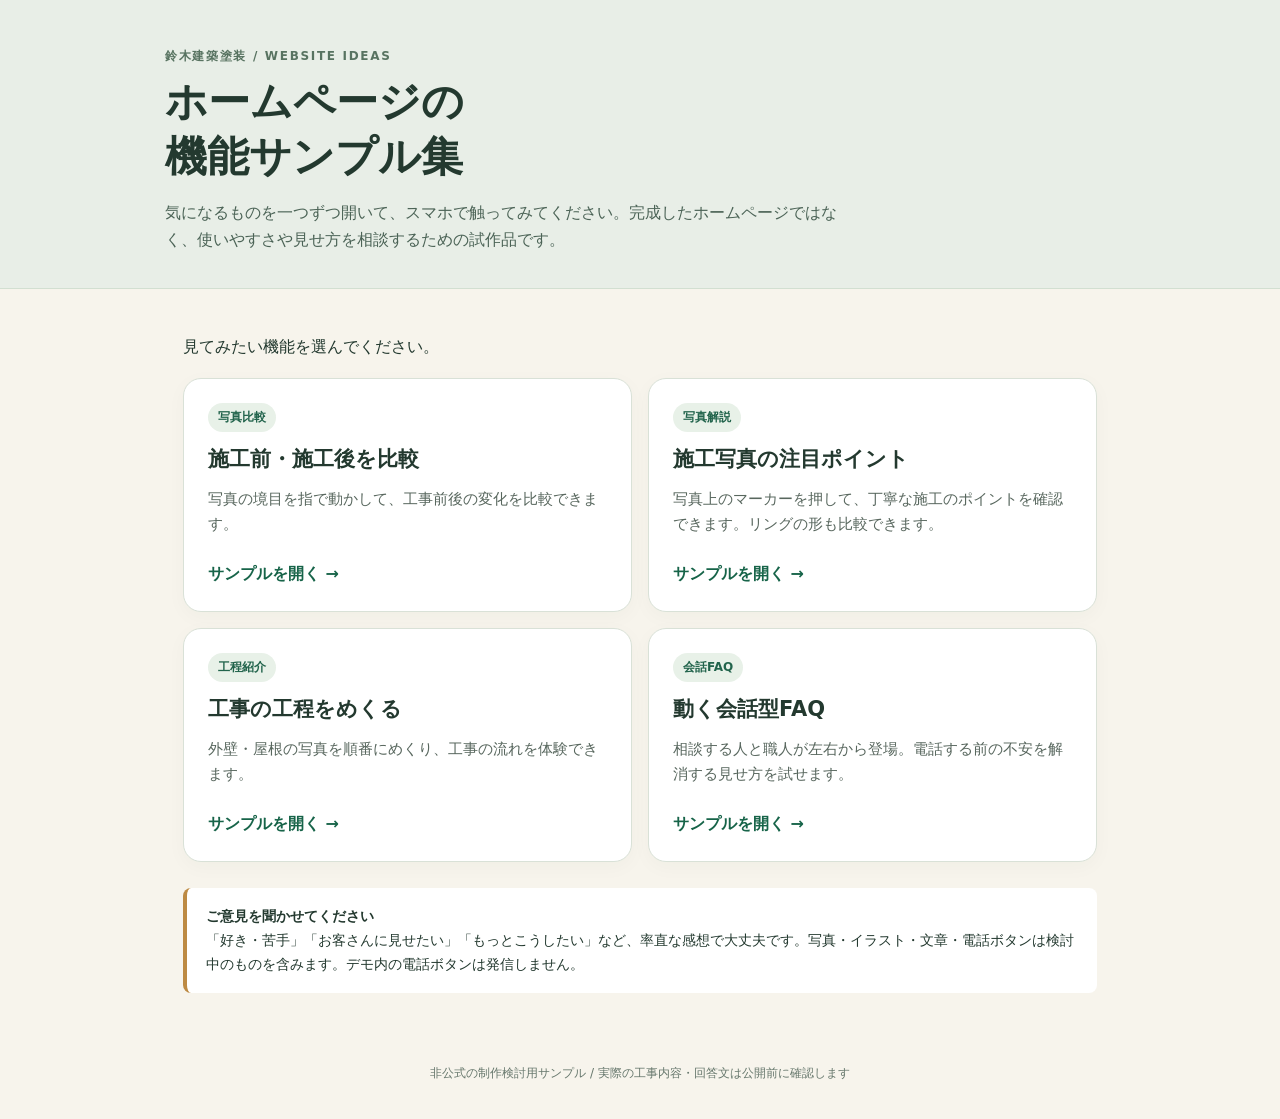
<file: index.html>
<!doctype html><html lang="ja"><head><meta charset="utf-8"><meta name="viewport" content="width=device-width,initial-scale=1"><meta name="theme-color" content="#174f40"><title>鈴木建築塗装｜ホームページ機能サンプル集</title><style>
:root{--green:#174f40;--paper:#f7f4ec;--ink:#23392f}*{box-sizing:border-box}html{scroll-behavior:smooth}body{margin:0;background:var(--paper);font-family:system-ui,-apple-system,"Noto Sans JP",sans-serif;color:var(--ink);line-height:1.7}header{background:#e8eee7;padding:46px 20px 35px;border-bottom:1px solid #d2dfd1}main,.inner{max-width:950px;margin:auto}.eyebrow{font-size:12px;letter-spacing:.14em;color:#587361;font-weight:800}h1{font-size:clamp(26px,6vw,42px);line-height:1.3;margin:9px 0 14px}header p{max-width:700px;margin:0;color:#4b6356}main{padding:28px 18px 60px}.intro{margin-bottom:18px}.grid{display:grid;grid-template-columns:repeat(2,minmax(0,1fr));gap:16px}.card{display:flex;flex-direction:column;gap:10px;text-decoration:none;color:inherit;background:#fff;border:1px solid #d9e1d7;border-radius:18px;padding:24px;box-shadow:0 5px 20px #213a2708;transition:transform .2s,box-shadow .2s}.card:hover{transform:translateY(-3px);box-shadow:0 8px 22px #213a2720}.card:focus-visible{outline:3px solid #d17b25;outline-offset:3px}.pill{align-self:flex-start;font-size:12px;font-weight:800;color:#22644c;background:#e8f1e8;border-radius:30px;padding:4px 10px}h2{font-size:21px;line-height:1.4;margin:3px 0}.card p{margin:0;flex:1;color:#58675e;font-size:15px}.open{font-weight:800;color:#176449;margin-top:12px}.note{background:#fff;border-left:4px solid #bd8a43;padding:17px 19px;border-radius:8px;margin-top:26px;font-size:14px}footer{text-align:center;color:#66776c;font-size:12px;padding:10px 20px 35px}@media(max-width:620px){header{padding:33px 20px 27px}.grid{grid-template-columns:1fr}.card{padding:20px}}@media(prefers-reduced-motion:reduce){html{scroll-behavior:auto}.card{transition:none}}
</style></head><body><header><div class="inner"><div class="eyebrow">鈴木建築塗装 / WEBSITE IDEAS</div><h1>ホームページの<br>機能サンプル集</h1><p>気になるものを一つずつ開いて、スマホで触ってみてください。完成したホームページではなく、使いやすさや見せ方を相談するための試作品です。</p></div></header><main><p class="intro">見てみたい機能を選んでください。</p><div class="grid"><a class="card" href="before-after/"><span class="pill">写真比較</span><h2>施工前・施工後を比較</h2><p>写真の境目を指で動かして、工事前後の変化を比較できます。</p><span class="open">サンプルを開く <span aria-hidden="true">→</span></span></a>
<a class="card" href="markers/"><span class="pill">写真解説</span><h2>施工写真の注目ポイント</h2><p>写真上のマーカーを押して、丁寧な施工のポイントを確認できます。リングの形も比較できます。</p><span class="open">サンプルを開く <span aria-hidden="true">→</span></span></a>
<a class="card" href="process/"><span class="pill">工程紹介</span><h2>工事の工程をめくる</h2><p>外壁・屋根の写真を順番にめくり、工事の流れを体験できます。</p><span class="open">サンプルを開く <span aria-hidden="true">→</span></span></a>
<a class="card" href="faq/"><span class="pill">会話FAQ</span><h2>動く会話型FAQ</h2><p>相談する人と職人が左右から登場。電話する前の不安を解消する見せ方を試せます。</p><span class="open">サンプルを開く <span aria-hidden="true">→</span></span></a></div><div class="note"><strong>ご意見を聞かせてください</strong><div>「好き・苦手」「お客さんに見せたい」「もっとこうしたい」など、率直な感想で大丈夫です。写真・イラスト・文章・電話ボタンは検討中のものを含みます。デモ内の電話ボタンは発信しません。</div></div></main><footer>非公式の制作検討用サンプル / 実際の工事内容・回答文は公開前に確認します</footer></body></html>
</file>
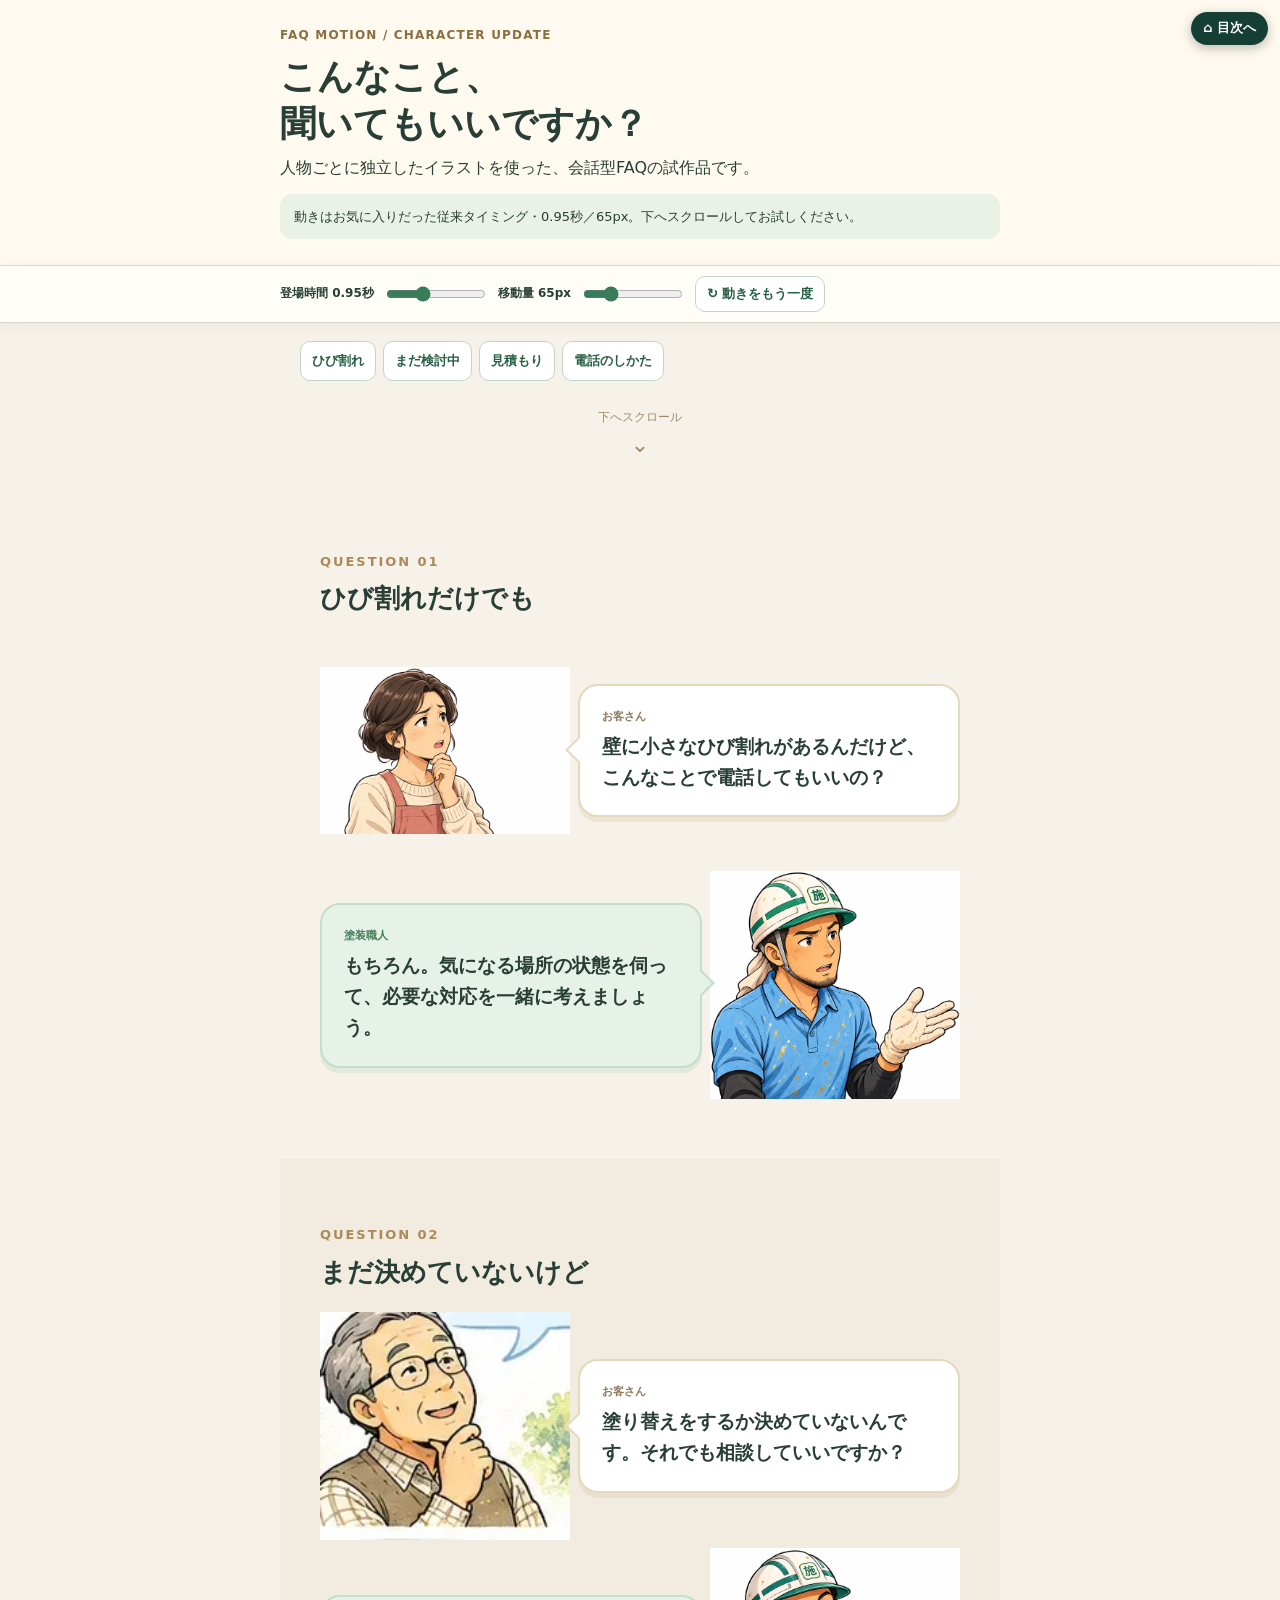
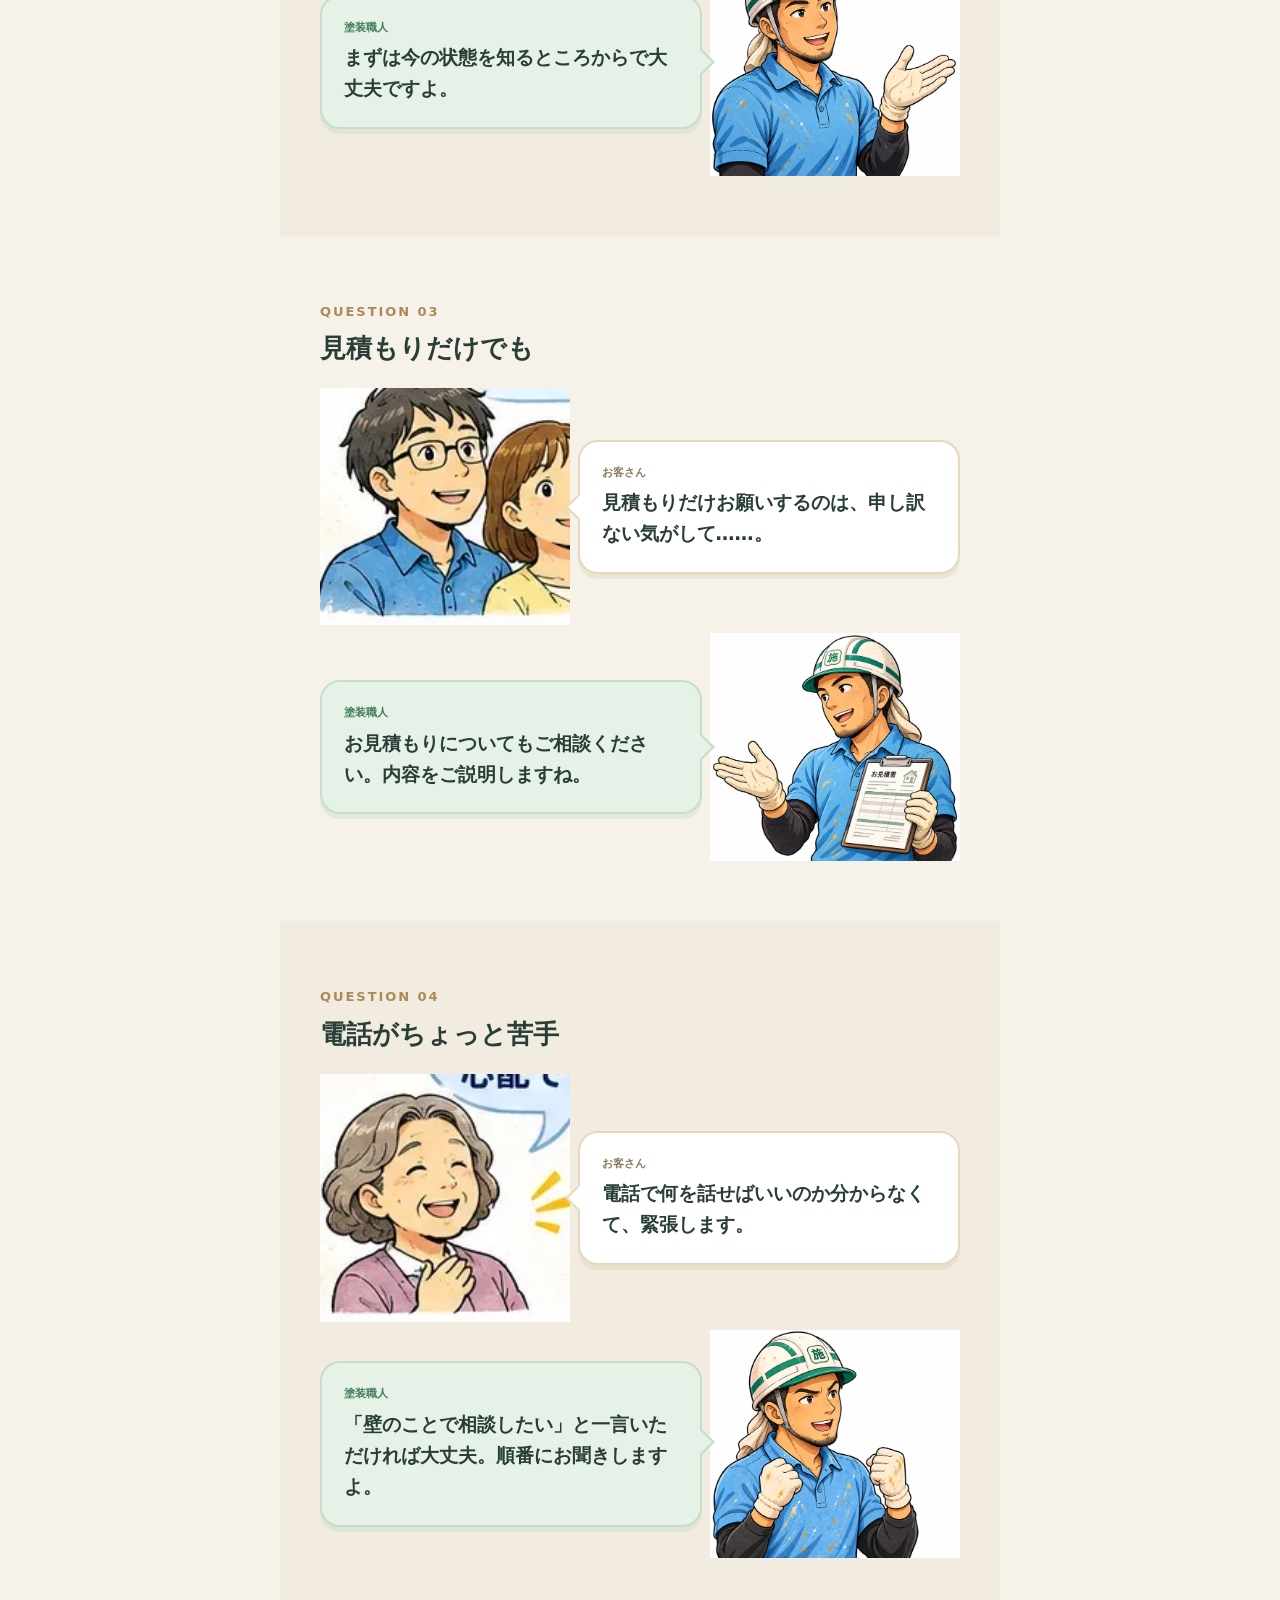
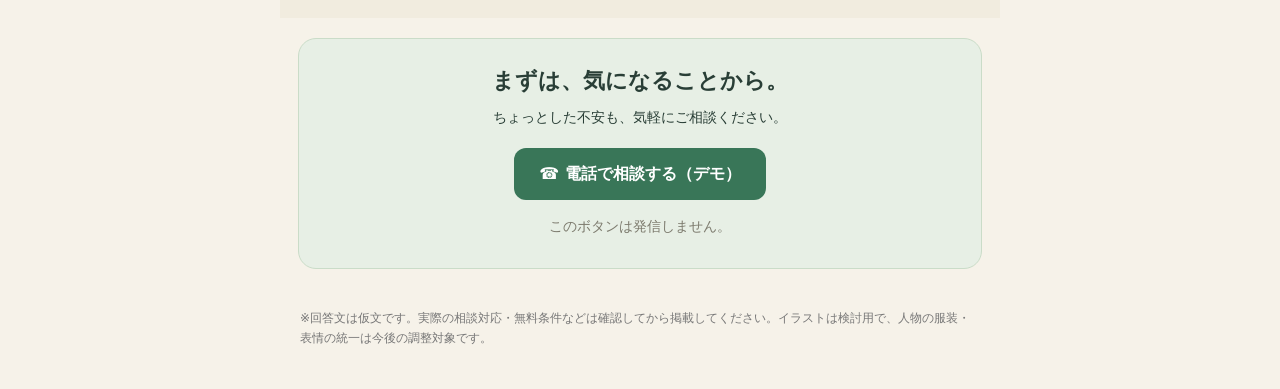
<file: faq/index.html>
<!doctype html><html lang="ja"><head><meta charset="utf-8"><meta name="viewport" content="width=device-width,initial-scale=1"><title>鈴木建築塗装｜FAQアニメーション 個別イラスト版</title><style>
:root{--duration:950ms;--distance:65px;--ink:#293e36;--green:#34755b;--paper:#fffdf8}*{box-sizing:border-box}html{scroll-behavior:smooth}body{margin:0;background:#f6f2e9;color:var(--ink);font-family:system-ui,-apple-system,"Noto Sans JP",sans-serif;line-height:1.65}.wrap{max-width:720px;margin:auto}.top{background:#fffaf0;padding:26px 20px 20px;border-bottom:1px solid #e5d9c6}.eyebrow{color:#8c6d3e;font-size:12px;font-weight:800;letter-spacing:.1em}h1{font-size:clamp(24px,5vw,36px);line-height:1.3;margin:8px 0}p{margin:6px 0}.sub{font-size:14px;color:#65756c}.controls{position:sticky;top:0;z-index:10;background:#fffdf9ee;backdrop-filter:blur(10px);border-bottom:1px solid #ded6c9;padding:10px 14px;box-shadow:0 3px 14px #3b30200d}.controls .wrap{display:flex;align-items:center;gap:10px;flex-wrap:wrap}.controls label{font-size:12px;font-weight:700}.controls input{width:100px;accent-color:#397c5a}.controls select{border:1px solid #c4d4c9;border-radius:9px;padding:8px;background:white;color:#286045;font-size:12px;max-width:210px}.controls button,.jump a{border:1px solid #c4d4c9;background:#fff;border-radius:10px;padding:8px 11px;color:#286045;font-weight:700;font-size:13px;cursor:pointer}.jump{display:flex;gap:7px;flex-wrap:wrap;padding:18px 20px 5px}.jump a{text-decoration:none}.section{padding:50px 18px 45px;scroll-margin-top:75px}.section:nth-of-type(2n){background:#f1ecdf}.number{font-weight:900;color:#ac8a58;font-size:13px;letter-spacing:.15em}.section h2{font-size:clamp(19px,4.5vw,26px);margin:5px 0 18px}.scene{display:grid;gap:8px;overflow:hidden}.turn{display:flex;align-items:center;gap:8px;min-height:210px}.turn.answer{flex-direction:row-reverse}.person{width:43%;max-width:260px;flex-shrink:0;align-self:end;display:flex;align-items:end;justify-content:center}.person img{width:100%;height:auto;display:block;object-fit:contain;mask-image:linear-gradient(to bottom,#000 88%,transparent 100%);border-radius:14px}.bubble{flex:1;position:relative;background:#fff;border:2px solid #e6d8bd;border-radius:20px;padding:15px 12px;box-shadow:0 5px 0 #dfd1b766;font-size:clamp(14px,3.5vw,17px);font-weight:700;line-height:1.65}.answer .bubble{background:#e6f1e7;border-color:#c5dec9;box-shadow:0 5px 0 #c4d9c766}.who{font-size:11px;color:#8a795b;display:block;margin-bottom:5px}.answer .who{color:#407c58}.bubble:before{content:"";position:absolute;top:43%;left:-11px;width:16px;height:16px;background:inherit;border-left:2px solid #e6d8bd;border-bottom:2px solid #e6d8bd;transform:rotate(45deg)}.answer .bubble:before{left:auto;right:-11px;border:0;border-right:2px solid #c5dec9;border-top:2px solid #c5dec9}.turn[data-side="left"]{transform:translate3d(calc(-1 * var(--distance)),22px,0)}.turn[data-side="right"]{transform:translate3d(var(--distance),22px,0)}.turn{opacity:0;filter:blur(3px);transition:transform var(--duration) cubic-bezier(.16,1,.3,1),opacity calc(var(--duration)*.8) ease,filter var(--duration) ease}.turn.visible{opacity:1;transform:translate3d(0,0,0);filter:blur(0)}.turn.answer{transition-delay:180ms}.footnote{font-size:12px;color:#7d7b6e;margin-top:15px}.cta{background:#e7efe5;border:1px solid #cadcc8;border-radius:18px;padding:24px;margin:20px 18px 40px;text-align:center}.cta h2{margin:0 0 7px;font-size:22px}.cta p{font-size:14px}.cta .fake{display:inline-block;background:#397658;color:white;border-radius:12px;padding:13px 25px;margin-top:12px;font-weight:800}.disclaimer{padding:0 20px 40px;font-size:12px;color:#777}.bottom{height:55px}.hint{text-align:center;color:#a18b66;font-size:12px;padding:22px 0}.hint span{display:block;font-size:22px;animation:down 1.8s infinite}@keyframes down{50%{transform:translateY(7px)}}@media(min-width:620px){.turn{min-height:260px}.bubble{padding:22px;font-size:19px}.person{width:39%}.section{padding:65px 40px}}@media(prefers-reduced-motion:reduce){html{scroll-behavior:auto}.turn{transition:none!important;transition-delay:0!important;transform:none!important;filter:none!important;opacity:1!important}.hint span{animation:none}}

/* This iteration uses independent character assets and keeps them entirely visible. */
.person img{mask-image:none;border-radius:0;object-fit:contain;max-height:275px}.person{align-self:center}.turn{min-height:225px}.section{padding-bottom:60px}.turn.answer{transition-delay:180ms}.hero-note{background:#eaf2e8;border-radius:12px;padding:12px 14px;margin-top:12px;font-size:13px}.scene{overflow:hidden}
@media(max-width:390px){.person{width:41%}.bubble{padding:12px 10px;font-size:13px}}
</style><style id="demo-hub-nav">.demo-hub-link{position:fixed;z-index:9999;right:12px;top:12px;display:inline-flex;align-items:center;gap:5px;padding:8px 12px;border-radius:99px;background:#153f34;color:white!important;font:700 13px/1.3 system-ui,sans-serif;text-decoration:none;box-shadow:0 3px 12px #0004}.demo-hub-link:focus-visible{outline:3px solid #ffb347;outline-offset:3px}</style><style id="mobile-person-scale">@media(max-width:619px){.section{padding-left:12px;padding-right:12px}.scene{gap:20px}.turn{min-height:245px;gap:5px;align-items:center}.person{width:53%;max-width:none;align-self:center}.person img{width:100%;max-height:360px;object-fit:contain;mask-image:none}.bubble{font-size:clamp(13px,3.5vw,16px);padding:13px 10px;min-width:0}.section h2{margin-bottom:12px}}@media(max-width:390px){.person{width:52%}.bubble{font-size:13px;padding:10px 8px}}@media(prefers-reduced-motion:reduce){.turn{opacity:1!important;transform:none!important;filter:none!important}}</style></head><body><a class="demo-hub-link" href="../index.html" aria-label="目次へ戻る">⌂ 目次へ</a><header class="top"><div class="wrap"><div class="eyebrow">FAQ MOTION / CHARACTER UPDATE</div><h1>こんなこと、<br>聞いてもいいですか？</h1><p>人物ごとに独立したイラストを使った、会話型FAQの試作品です。</p><p class="hero-note">動きはお気に入りだった従来タイミング・0.95秒／65px。下へスクロールしてお試しください。</p></div></header><div class="controls"><div class="wrap"><label for="speed">登場時間 <b id="speedText">0.95秒</b></label><input id="speed" type="range" min="500" max="1800" value="950" step="50"><label for="dist">移動量 <b id="distText">65px</b></label><input id="dist" type="range" min="30" max="180" value="65" step="5"><button id="replay">↻ 動きをもう一度</button></div></div><main class="wrap"><nav class="jump" aria-label="質問へ移動"><a href="#q1">ひび割れ</a><a href="#q2">まだ検討中</a><a href="#q3">見積もり</a><a href="#q4">電話のしかた</a></nav><div class="hint">下へスクロール<span>⌄</span></div><div id="questions"></div><div class="cta"><h2>まずは、気になることから。</h2><p>ちょっとした不安も、気軽にご相談ください。</p><div class="fake">☎ 電話で相談する（デモ）</div><p class="footnote">このボタンは発信しません。</p></div><div class="disclaimer">※回答文は仮文です。実際の相談対応・無料条件などは確認してから掲載してください。イラストは検討用で、人物の服装・表情の統一は今後の調整対象です。</div></main><script>
const painters=["[data-uri]", "[data-uri]", "[data-uri]", "[data-uri]"];
const customers=["[data-uri]", "[data-uri]", "[data-uri]", "[data-uri]"];
const data=[["ひび割れだけでも", "壁に小さなひび割れがあるんだけど、こんなことで電話してもいいの？", "もちろん。気になる場所の状態を伺って、必要な対応を一緒に考えましょう。"], ["まだ決めていないけど", "塗り替えをするか決めていないんです。それでも相談していいですか？", "まずは今の状態を知るところからで大丈夫ですよ。"], ["見積もりだけでも", "見積もりだけお願いするのは、申し訳ない気がして……。", "お見積もりについてもご相談ください。内容をご説明しますね。"], ["電話がちょっと苦手", "電話で何を話せばいいのか分からなくて、緊張します。", "「壁のことで相談したい」と一言いただければ大丈夫。順番にお聞きしますよ。"]];
document.getElementById('questions').innerHTML=data.map((q,i)=>`<section class="section" id="q${i+1}"><div class="number">QUESTION 0${i+1}</div><h2>${q[0]}</h2><div class="scene"><div class="turn question" data-side="left"><div class="person"><img src="${customers[i]}" alt="相談者のイラスト" loading="lazy"></div><div class="bubble"><span class="who">お客さん</span>${q[1]}</div></div><div class="turn answer" data-side="right"><div class="person"><img src="${painters[i]}" alt="職人のイラスト" loading="lazy"></div><div class="bubble"><span class="who">塗装職人</span>${q[2]}</div></div></div></section>`).join('');
const speed=document.getElementById('speed'),dist=document.getElementById('dist');function settings(){document.documentElement.style.setProperty('--duration',speed.value+'ms');document.documentElement.style.setProperty('--distance',dist.value+'px');document.getElementById('speedText').textContent=(speed.value/1000).toFixed(2)+'秒';document.getElementById('distText').textContent=dist.value+'px'}speed.addEventListener('input',settings);dist.addEventListener('input',settings);settings();
const els=[...document.querySelectorAll('.turn')];const reduce=matchMedia('(prefers-reduced-motion: reduce)').matches;let active=true;function reveal(){if(!active||reduce)return;const vh=innerHeight;document.querySelectorAll('.section').forEach(section=>{const q=section.querySelector('.question'),a=section.querySelector('.answer');const qr=q.getBoundingClientRect(),ar=a.getBoundingClientRect();if(qr.top<vh*.83&&qr.bottom>0)q.classList.add('visible');if(ar.top<vh*.85&&ar.bottom>0)a.classList.add('visible')})}let scheduled=false;function requestCheck(){if(scheduled)return;scheduled=true;requestAnimationFrame(()=>{scheduled=false;reveal()})}if(reduce)els.forEach(el=>el.classList.add('visible'));else{addEventListener('scroll',requestCheck,{passive:true});addEventListener('resize',requestCheck);requestCheck()}document.getElementById('replay').addEventListener('click',()=>{if(reduce)return;active=false;els.forEach(el=>el.classList.remove('visible'));document.getElementById('q1').scrollIntoView({behavior:'instant',block:'start'});requestAnimationFrame(()=>{active=true;requestCheck()})});
</script></body></html>
</file>
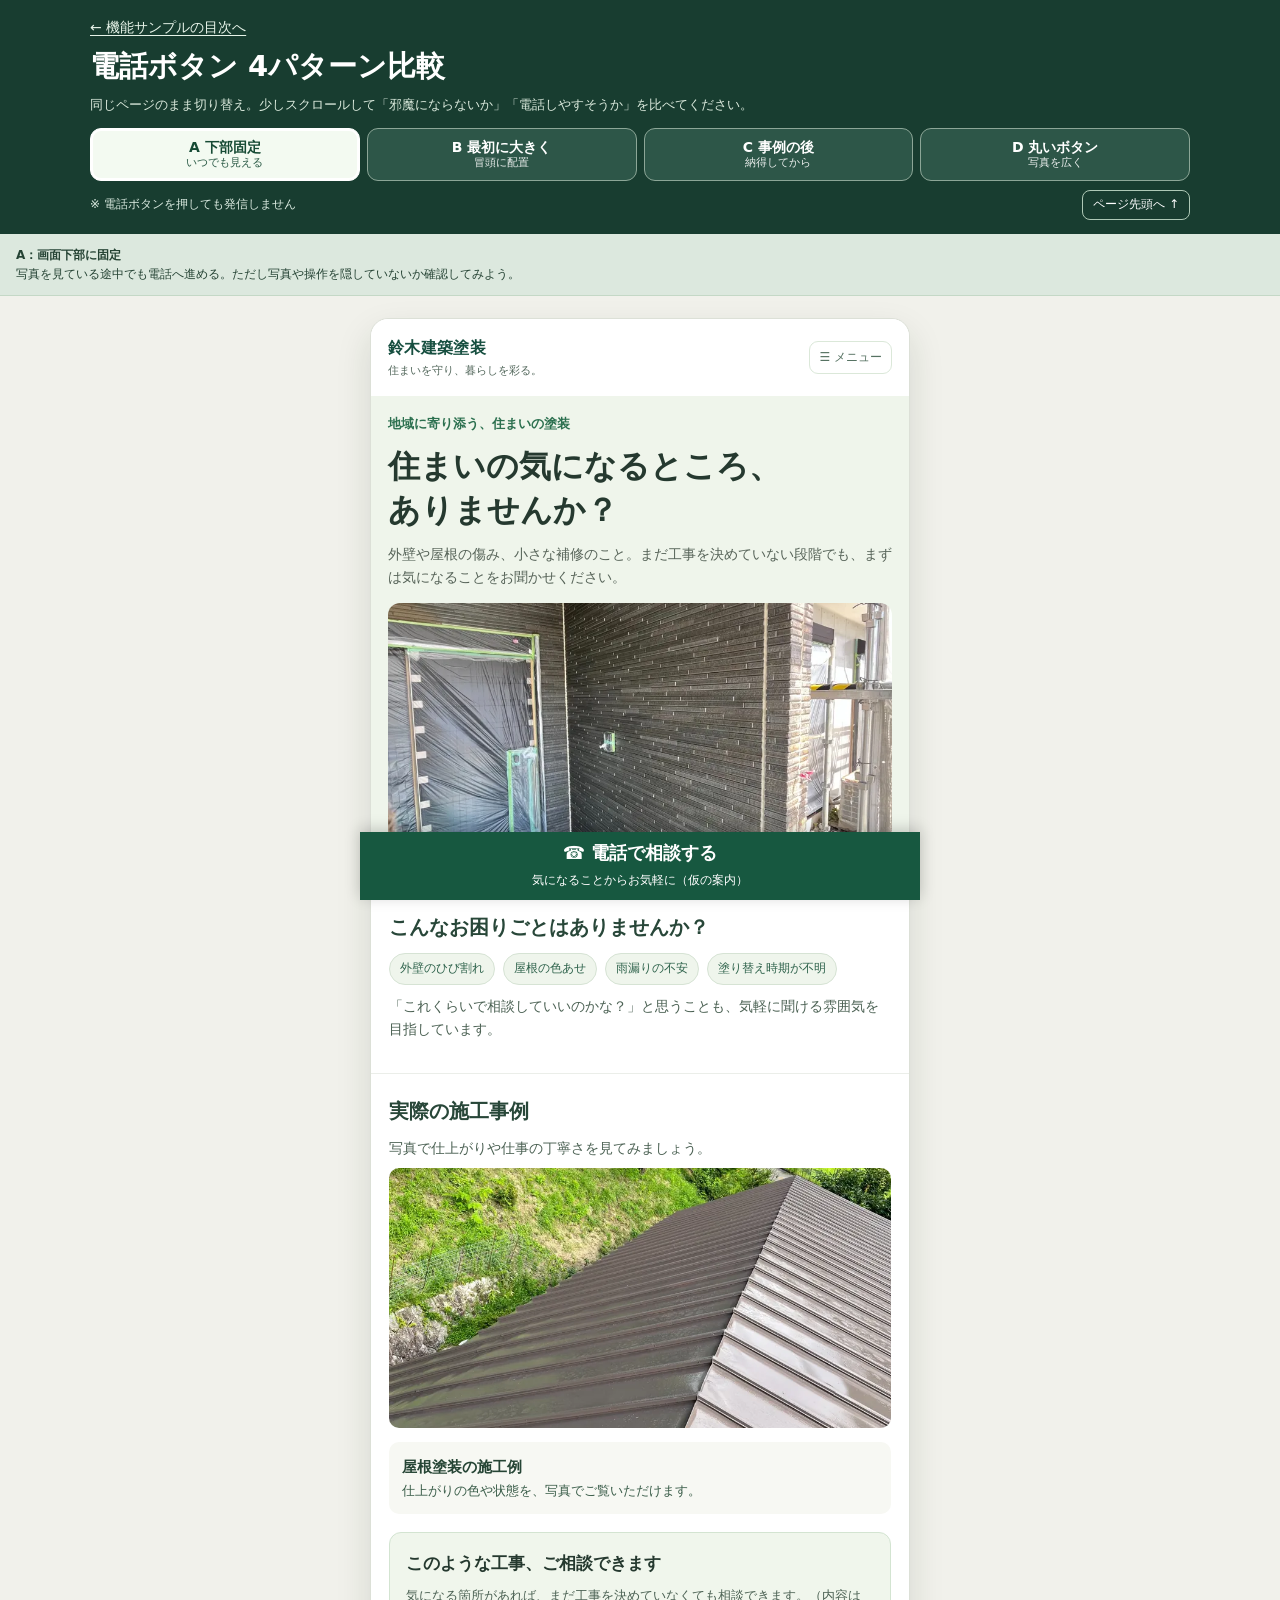
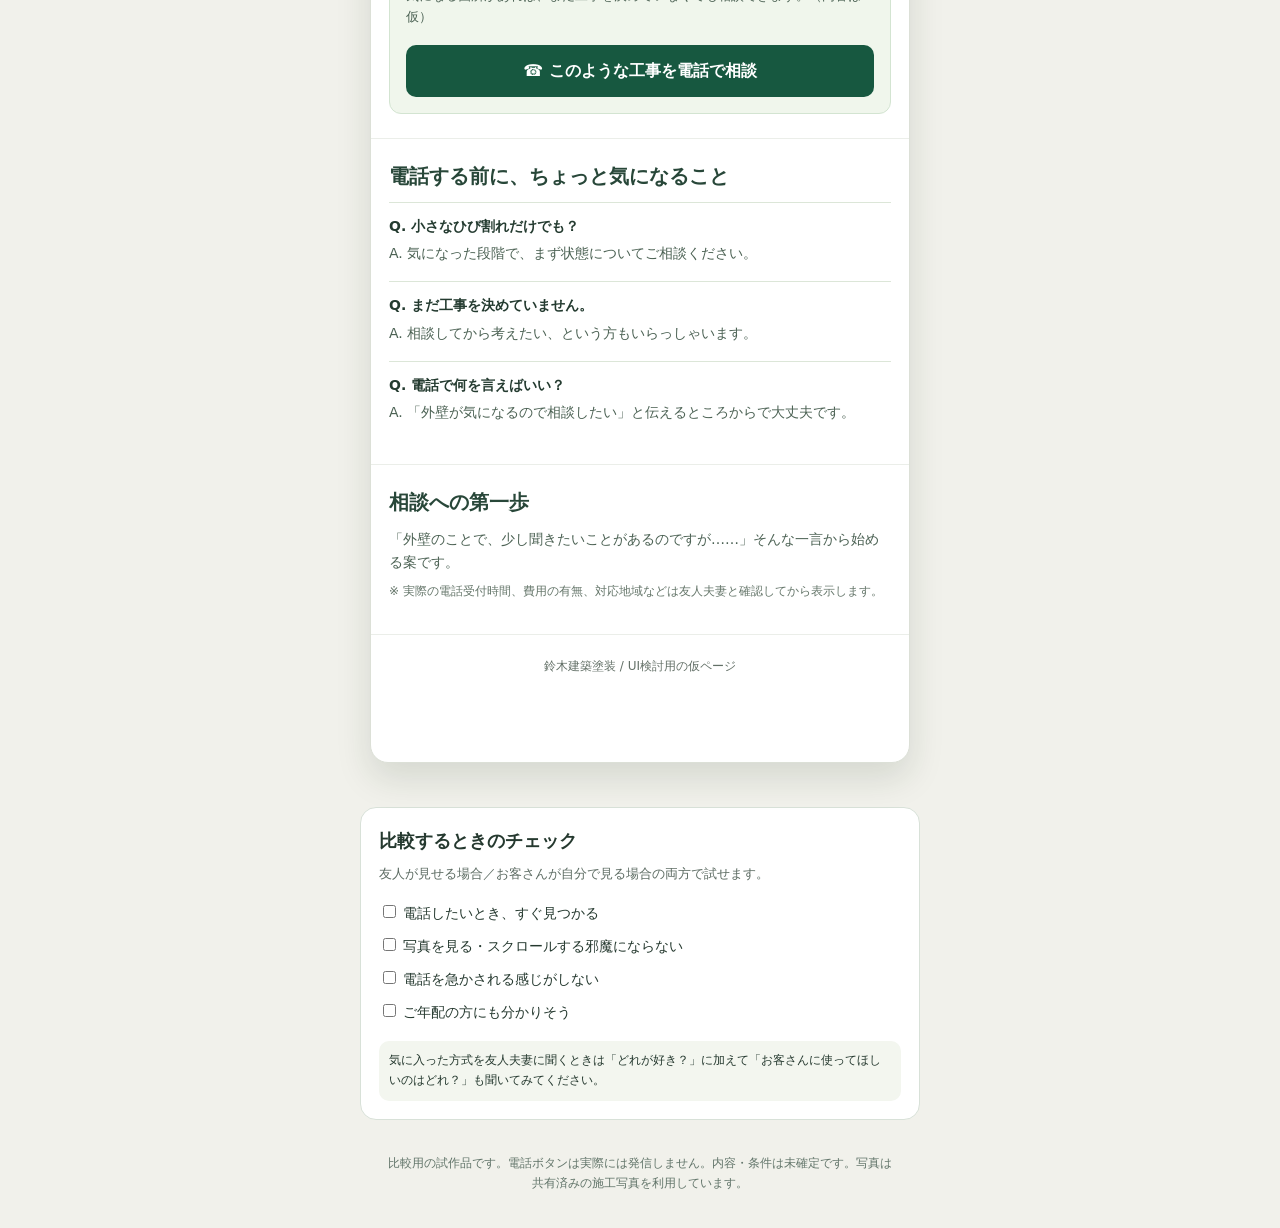
<file: phone-cta/index.html>
<!DOCTYPE html>
<html lang="ja">
<head>
<meta charset="utf-8"><meta name="viewport" content="width=device-width,initial-scale=1,viewport-fit=cover"><meta name="theme-color" content="#174f40">
<title>電話ボタンの4パターン | 鈴木建築塗装 デモ</title>
<style>
:root{--green:#175840;--dark:#24382f;--pale:#eef4eb;--orange:#df7929;--ink:#25392f;--muted:#5c6b62;--line:#d8e1d8;--paper:#f5f3ed;--safe:env(safe-area-inset-bottom,0px)}
*{box-sizing:border-box}html{scroll-behavior:smooth}body{margin:0;color:var(--ink);font:16px/1.65 system-ui,-apple-system,"Noto Sans JP",sans-serif;background:#f1f1eb}button,a{font:inherit}button{cursor:pointer}button:focus-visible,a:focus-visible{outline:3px solid var(--orange);outline-offset:3px}
.demo-top{background:#183d30;color:white;padding:14px clamp(14px,4vw,30px);position:relative;z-index:20}.demo-top-inner{max-width:1100px;margin:auto}.back{color:#e7f4e9;font-size:14px;text-decoration:underline;text-underline-offset:3px}.demo-top h1{font-size:clamp(22px,5vw,29px);line-height:1.3;margin:8px 0}.demo-top p{color:#dbeadd;font-size:13px;margin:0 0 12px}.switches{display:grid;grid-template-columns:repeat(4,minmax(0,1fr));gap:7px}.switch{border:1px solid #8ca697;background:#2d5648;border-radius:11px;color:white;padding:9px 5px;font-size:clamp(11px,2.7vw,14px);line-height:1.35;font-weight:700;min-height:51px}.switch[aria-pressed=true]{background:#f3faf1;color:#164a34;border-color:white;box-shadow:inset 0 0 0 2px white}.switch span{display:block;font-weight:500;font-size:11px;opacity:.9}
.demo-tools{display:flex;gap:12px;align-items:center;justify-content:space-between;padding:9px 0 0;color:#d9e9df;font-size:12px;flex-wrap:wrap}.demo-tools button{border:1px solid #aec9b6;color:white;background:transparent;border-radius:8px;padding:4px 10px;font-size:12px}.mode-desc{font-size:12px;line-height:1.55;margin:0;background:#dce8de;padding:12px 16px;color:#254334;border-bottom:1px solid #c4d8c6}.mode-desc strong{display:block}.stage{max-width:560px;margin:22px auto 44px;padding:0 10px}.site{background:#fff;border:1px solid #dce0d7;border-radius:18px;box-shadow:0 15px 35px #172b1721;overflow:visible;position:relative}.site-header{display:flex;align-items:center;justify-content:space-between;padding:16px 17px;background:#fff;border-radius:18px 18px 0 0}.brand{font-weight:900;color:#174f40;letter-spacing:.02em}.small-label{font-size:11px;color:#52675b}.site-nav{font-size:12px;color:#567262;border:1px solid #dbe8d9;border-radius:9px;padding:6px 9px;background:white}.hero{padding:17px;background:#eff5eb}.hero-kicker{color:#2c704f;font-weight:800;font-size:13px}.hero h2{font-size:clamp(23px,5vw,32px);line-height:1.38;margin:10px 0}.hero p{margin:8px 0 14px;color:#576459;font-size:14px}.hero-photo{width:100%;max-height:270px;object-fit:cover;object-position:center 55%;border-radius:12px;display:block;aspect-ratio:5/3}.hero-cta{display:none;margin:16px 0 0;background:var(--orange);border:0;border-radius:12px;color:white;font-weight:900;padding:15px;width:100%;font-size:17px}.hero-cta small{display:block;font-size:12px;font-weight:500}.section{padding:24px 18px;border-bottom:1px solid #ebeee9}.section h3{font-size:20px;color:#284739;line-height:1.35;margin:0 0 12px}.section p{font-size:14px;color:#4c6254;margin:8px 0}.chips{display:flex;flex-wrap:wrap;gap:8px;margin:10px 0}.chips span{background:#eff5ec;border:1px solid #d6e3d4;border-radius:99px;padding:5px 10px;font-size:12px;color:#2f634c}.work-img{width:100%;height:260px;object-fit:cover;border-radius:10px;display:block}.work-box{margin-top:14px;padding:13px;background:#f7f8f3;border-radius:10px;font-size:13px;color:#3a5d49}.work-box strong{display:block;color:#264535;font-size:15px}.faq{border-top:1px solid #dce6d8;padding:12px 0}.faq b{display:block;color:#243b30;font-size:14px}.faq p{margin:4px 0}.consult{background:#f0f6ec;border:1px solid #d3e4d1;border-radius:12px;padding:16px;margin-top:18px}.consult h4{margin:0 0 6px;font-size:17px}.consult p{font-size:13px}.consult-btn{width:100%;padding:13px 8px;color:#fff;background:var(--green);border:0;border-radius:10px;font-weight:800;margin-top:9px}.consult-btn:focus-visible{outline-color:var(--orange)}.site-footer{padding:22px 18px 36px;font-size:12px;color:#637067;text-align:center}
.contact-fixed{display:none;position:fixed;z-index:15;bottom:0;left:0;right:0;background:#175840;border:0;color:white;min-height:66px;padding:8px 14px calc(8px + var(--safe));box-shadow:0 -3px 14px #0003;text-align:center}.contact-fixed strong{display:block;font-size:18px;line-height:1.45}.contact-fixed small{font-size:12px}.contact-float{display:none;position:fixed;z-index:15;right:17px;bottom:calc(20px + var(--safe));width:64px;height:64px;border-radius:100%;border:3px solid white;color:white;background:#175840;box-shadow:0 5px 18px #0004;font-size:25px}.contact-float::after{content:"電話";display:block;font-size:10px;font-weight:800;line-height:1.1}.contact-fixed svg,.contact-float svg,.hero-cta svg,.consult-btn svg{width:20px;height:20px;vertical-align:middle;margin-right:5px;fill:none;stroke:currentColor;stroke-width:2;stroke-linecap:round;stroke-linejoin:round}.contact-float svg{margin:0;width:25px;height:25px}
/* B features hero CTA, C features contextual CTA, A/D feature persistent contact only */
body[data-mode="a"] .contact-fixed,body[data-mode="b"] .hero-cta,body[data-mode="c"] .consult,body[data-mode="d"] .contact-float{display:block}
body[data-mode="a"] .site-footer{padding-bottom:85px}
.tester{max-width:560px;margin:0 auto 34px;padding:18px;background:white;border-radius:16px;border:1px solid var(--line)}.tester h3{margin:0 0 8px;font-size:18px}.tester p{font-size:13px;color:var(--muted);margin:0 0 12px}.tester label{display:block;padding:5px 0;font-size:14px}.tester input{accent-color:var(--green)}.tester .comment{display:block;margin-top:12px;padding:10px;background:#f3f6ef;border-radius:10px;font-size:12px}.test-footnote{text-align:center;color:#62756a;font-size:12px;max-width:540px;padding:0 14px 35px;margin:0 auto}
.dialog-overlay{position:fixed;z-index:50;inset:0;display:none;align-items:center;justify-content:center;padding:20px;background:#092018b5}.dialog-overlay.show{display:flex}.dialog{max-width:430px;width:100%;background:#fff;border-radius:18px;padding:25px;box-shadow:0 12px 50px #0004}.dialog h3{margin:0 0 10px}.dialog p{font-size:14px;color:#435949}.dialog button{background:var(--green);color:#fff;border:0;border-radius:9px;padding:11px 25px;font-weight:800;margin-top:9px}
@media(max-width:650px){.stage{margin-top:14px}.site{border-radius:14px}.site-header{border-radius:14px 14px 0 0}.section{padding:23px 17px}.hero{padding:17px}.work-img{height:230px}.demo-top{padding:12px 12px 14px}.switches{gap:6px}}
@media(min-width:850px){.contact-fixed{width:560px;left:50%;right:auto;transform:translateX(-50%)}.contact-float{right:max(calc((100vw - 560px)/2 + 18px),24px)}.demo-top{position:relative}}
@media(prefers-reduced-motion:reduce){html{scroll-behavior:auto}}
</style>
</head>
<body data-mode="a">
<div class="demo-top"><div class="demo-top-inner"><a class="back" href="../">← 機能サンプルの目次へ</a><h1>電話ボタン 4パターン比較</h1><p>同じページのまま切り替え。少しスクロールして「邪魔にならないか」「電話しやすそうか」を比べてください。</p>
<div class="switches" role="group" aria-label="電話ボタンの表示方式"><button class="switch" data-target="a" aria-pressed="true">A 下部固定<span>いつでも見える</span></button><button class="switch" data-target="b" aria-pressed="false">B 最初に大きく<span>冒頭に配置</span></button><button class="switch" data-target="c" aria-pressed="false">C 事例の後<span>納得してから</span></button><button class="switch" data-target="d" aria-pressed="false">D 丸いボタン<span>写真を広く</span></button></div>
<div class="demo-tools"><span>※ 電話ボタンを押しても発信しません</span><button id="topAgain" type="button">ページ先頭へ ↑</button></div></div></div>
<p class="mode-desc" id="modeDesc" role="status"><strong>A：画面下部に固定</strong>写真を見ている途中でも電話へ進める。ただし写真や操作を隠していないか確認してみよう。</p>
<div class="stage"><div class="site">
  <div class="site-header"><div><div class="brand">鈴木建築塗装</div><div class="small-label">住まいを守り、暮らしを彩る。</div></div><button class="site-nav" type="button" id="menuDemo">☰ メニュー</button></div>
  <section class="hero"><div class="hero-kicker">地域に寄り添う、住まいの塗装</div><h2>住まいの気になるところ、<br>ありませんか？</h2><p>外壁や屋根の傷み、小さな補修のこと。まだ工事を決めていない段階でも、まずは気になることをお聞かせください。</p><img class="hero-photo" src="wall.webp" alt="養生を施した外壁塗装の施工写真" loading="eager"><button type="button" class="hero-cta" data-call><svg viewBox="0 0 24 24" aria-hidden="true"><path d="M22 16.9v3a2 2 0 0 1-2.2 2 19.8 19.8 0 0 1-8.6-3.1 19.5 19.5 0 0 1-6-6A19.8 19.8 0 0 1 2.1 4.2 2 2 0 0 1 4.1 2h3a2 2 0 0 1 2 1.7l.4 2.8a2 2 0 0 1-.6 1.8L7 10a16 16 0 0 0 7 7l1.7-1.9a2 2 0 0 1 1.8-.6l2.8.4a2 2 0 0 1 1.7 2Z"/></svg>電話で相談する<small>相談が初めてでも大丈夫（表示文は仮）</small></button></section>
  <section class="section"><h3>こんなお困りごとはありませんか？</h3><div class="chips"><span>外壁のひび割れ</span><span>屋根の色あせ</span><span>雨漏りの不安</span><span>塗り替え時期が不明</span></div><p>「これくらいで相談していいのかな？」と思うことも、気軽に聞ける雰囲気を目指しています。</p></section>
  <section class="section"><h3>実際の施工事例</h3><p>写真で仕上がりや仕事の丁寧さを見てみましょう。</p><img src="roof.webp" class="work-img" alt="塗装後の屋根の施工写真" loading="lazy"><div class="work-box"><strong>屋根塗装の施工例</strong>仕上がりの色や状態を、写真でご覧いただけます。</div><div class="consult"><h4>このような工事、ご相談できます</h4><p>気になる箇所があれば、まだ工事を決めていなくても相談できます。（内容は仮）</p><button type="button" class="consult-btn" data-call>☎ このような工事を電話で相談</button></div></section>
  <section class="section"><h3>電話する前に、ちょっと気になること</h3><div class="faq"><b>Q. 小さなひび割れだけでも？</b><p>A. 気になった段階で、まず状態についてご相談ください。</p></div><div class="faq"><b>Q. まだ工事を決めていません。</b><p>A. 相談してから考えたい、という方もいらっしゃいます。</p></div><div class="faq"><b>Q. 電話で何を言えばいい？</b><p>A. 「外壁が気になるので相談したい」と伝えるところからで大丈夫です。</p></div></section>
  <section class="section"><h3>相談への第一歩</h3><p>「外壁のことで、少し聞きたいことがあるのですが……」そんな一言から始める案です。</p><p style="font-size:12px;color:#65766a">※ 実際の電話受付時間、費用の有無、対応地域などは友人夫妻と確認してから表示します。</p></section>
  <div class="site-footer">鈴木建築塗装 / UI検討用の仮ページ</div>
</div></div>
<button type="button" class="contact-fixed" data-call aria-label="電話で相談する（デモ：発信しません）"><strong>☎ 電話で相談する</strong><small>気になることからお気軽に（仮の案内）</small></button>
<button type="button" class="contact-float" data-call aria-label="電話で相談する（デモ：発信しません）"><svg viewBox="0 0 24 24" aria-hidden="true"><path d="M22 16.9v3a2 2 0 0 1-2.2 2 19.8 19.8 0 0 1-8.6-3.1 19.5 19.5 0 0 1-6-6A19.8 19.8 0 0 1 2.1 4.2 2 2 0 0 1 4.1 2h3a2 2 0 0 1 2 1.7l.4 2.8a2 2 0 0 1-.6 1.8L7 10a16 16 0 0 0 7 7l1.7-1.9a2 2 0 0 1 1.8-.6l2.8.4a2 2 0 0 1 1.7 2Z"/></svg></button>
<div class="tester"><h3>比較するときのチェック</h3><p>友人が見せる場合／お客さんが自分で見る場合の両方で試せます。</p><label><input type="checkbox"> 電話したいとき、すぐ見つかる</label><label><input type="checkbox"> 写真を見る・スクロールする邪魔にならない</label><label><input type="checkbox"> 電話を急かされる感じがしない</label><label><input type="checkbox"> ご年配の方にも分かりそう</label><span class="comment">気に入った方式を友人夫妻に聞くときは「どれが好き？」に加えて「お客さんに使ってほしいのはどれ？」も聞いてみてください。</span></div>
<p class="test-footnote">比較用の試作品です。電話ボタンは実際には発信しません。内容・条件は未確定です。写真は共有済みの施工写真を利用しています。</p>
<div class="dialog-overlay" id="callDialog" role="presentation"><div class="dialog" role="dialog" aria-modal="true" aria-labelledby="dialogTitle" aria-describedby="dialogText"><h3 id="dialogTitle">電話ボタンのデモです</h3><p id="dialogText">本番ではここから電話アプリを開く予定です。現在は誤発信を防ぐため、実際の発信はしません。</p><button type="button" id="closeDialog">比較に戻る</button></div></div>
<script>
(()=>{
const descriptions={a:['A：画面下部に固定','写真を見ている途中でも電話へ進める。ただし写真や操作を隠していないか確認してみよう。'],b:['B：最初に大きく','トップで電話を目立たせる。チラシから来た人には分かりやすいが、写真より前に電話を促しすぎないか確認。'],c:['C：施工事例の後','施工の写真を見て安心したところで相談に誘導。途中で電話したいとき見つかるか確認。'],d:['D：丸い浮遊ボタン','写真の表示領域を広く保てる。ただし電話を表すと分かるか、指の操作とぶつからないか確認。']};
const switches=[...document.querySelectorAll('.switch')],desc=document.getElementById('modeDesc');
function setMode(mode){document.body.dataset.mode=mode;switches.forEach(b=>b.setAttribute('aria-pressed',String(b.dataset.target===mode)));desc.innerHTML='<strong>'+descriptions[mode][0]+'</strong>'+descriptions[mode][1];}
switches.forEach(b=>b.addEventListener('click',()=>setMode(b.dataset.target)));
document.getElementById('topAgain').addEventListener('click',()=>window.scrollTo({top:0,behavior:window.matchMedia('(prefers-reduced-motion: reduce)').matches?'auto':'smooth'}));
const overlay=document.getElementById('callDialog'),close=document.getElementById('closeDialog');let focusBefore;
function open(){document.getElementById('dialogTitle').textContent='電話ボタンのデモです';document.getElementById('dialogText').textContent='本番ではここから電話アプリを開く予定です。現在は誤発信を防ぐため、実際の発信はしません。';focusBefore=document.activeElement;overlay.classList.add('show');document.body.style.overflow='hidden';close.focus()}
function hide(){overlay.classList.remove('show');document.body.style.overflow='';if(focusBefore&&focusBefore.focus)focusBefore.focus()}
document.querySelectorAll('[data-call]').forEach(b=>b.addEventListener('click',open));document.getElementById('menuDemo').addEventListener('click',()=>{focusBefore=document.activeElement;overlay.classList.add('show');document.getElementById('dialogTitle').textContent='メニューは仮の表示です';document.getElementById('dialogText').textContent='今回は電話ボタンの比較が目的のため、メニューはまだ操作できません。';document.body.style.overflow='hidden';close.focus()});
close.addEventListener('click',hide);overlay.addEventListener('click',e=>{if(e.target===overlay)hide()});document.addEventListener('keydown',e=>{if(e.key==='Escape'&&overlay.classList.contains('show'))hide();if(e.key==='Tab'&&overlay.classList.contains('show')){e.preventDefault();close.focus()}});
})();
</script></body></html>
</file>
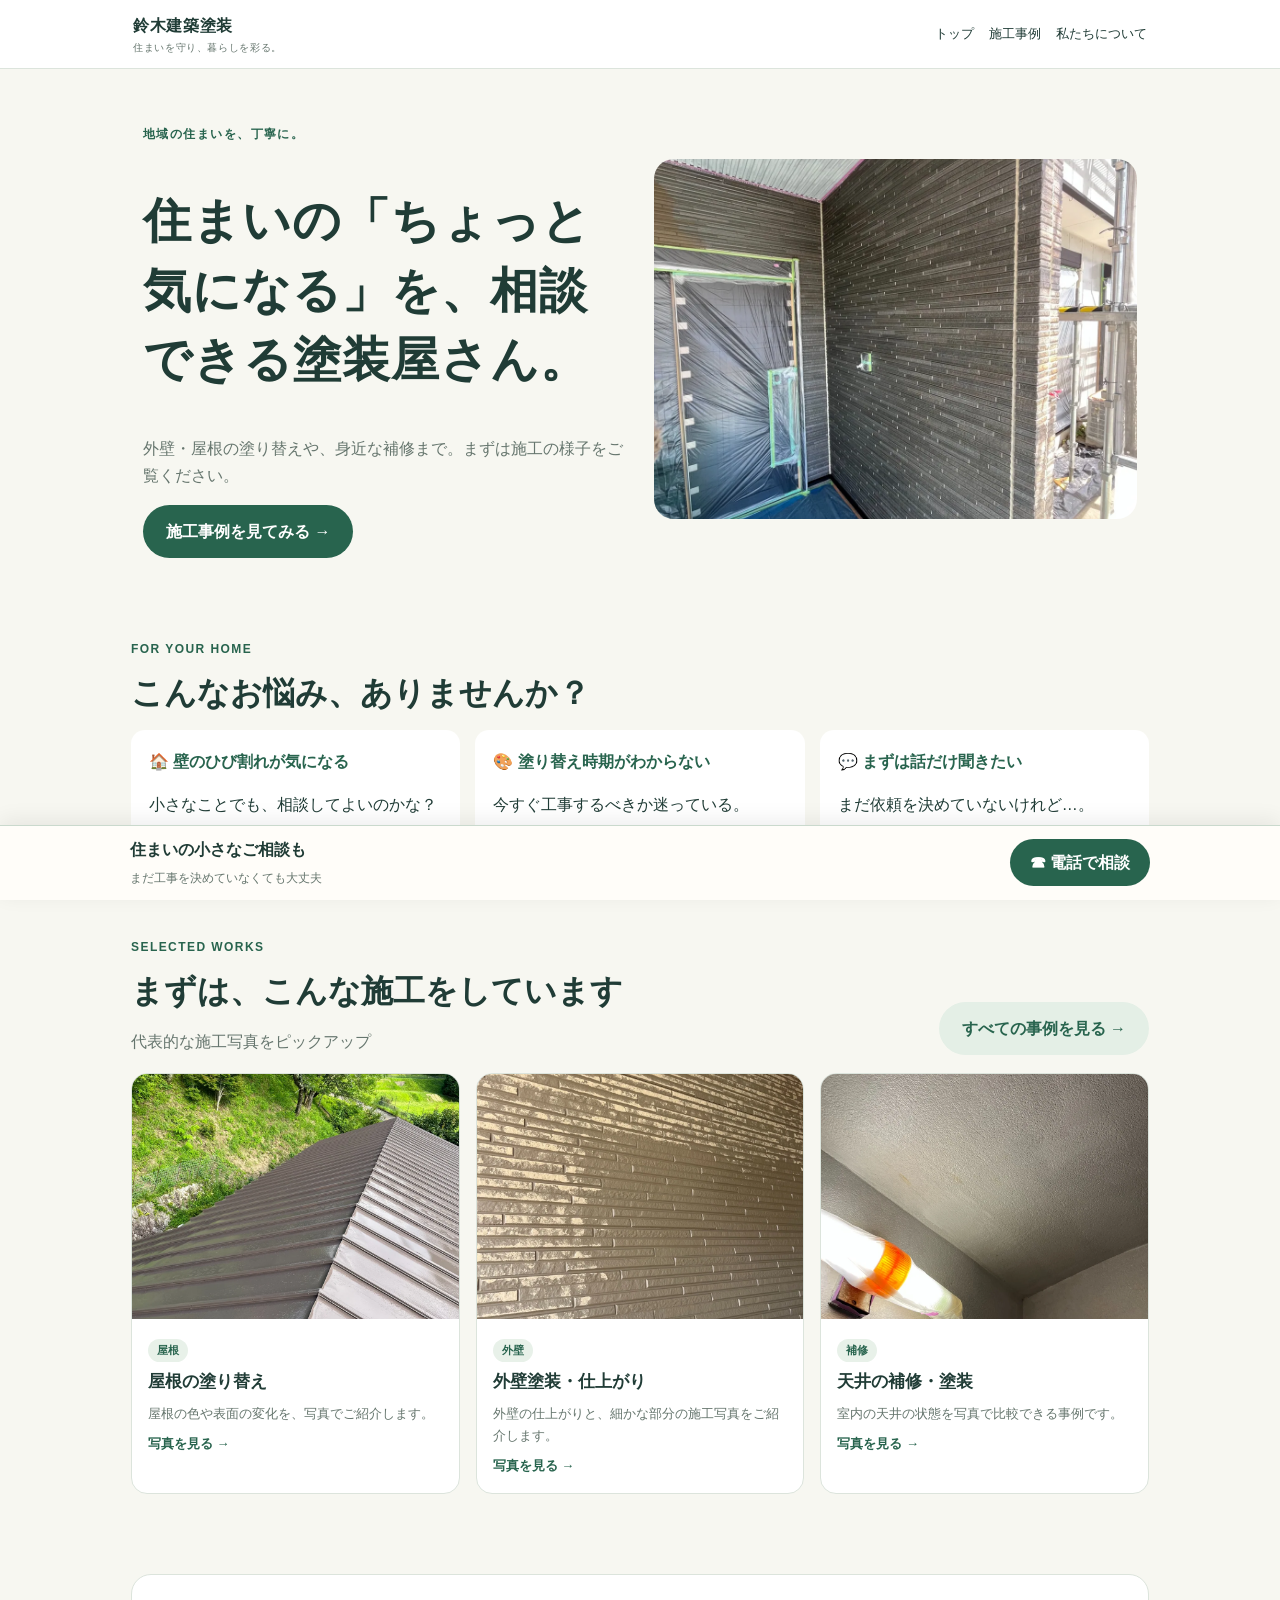
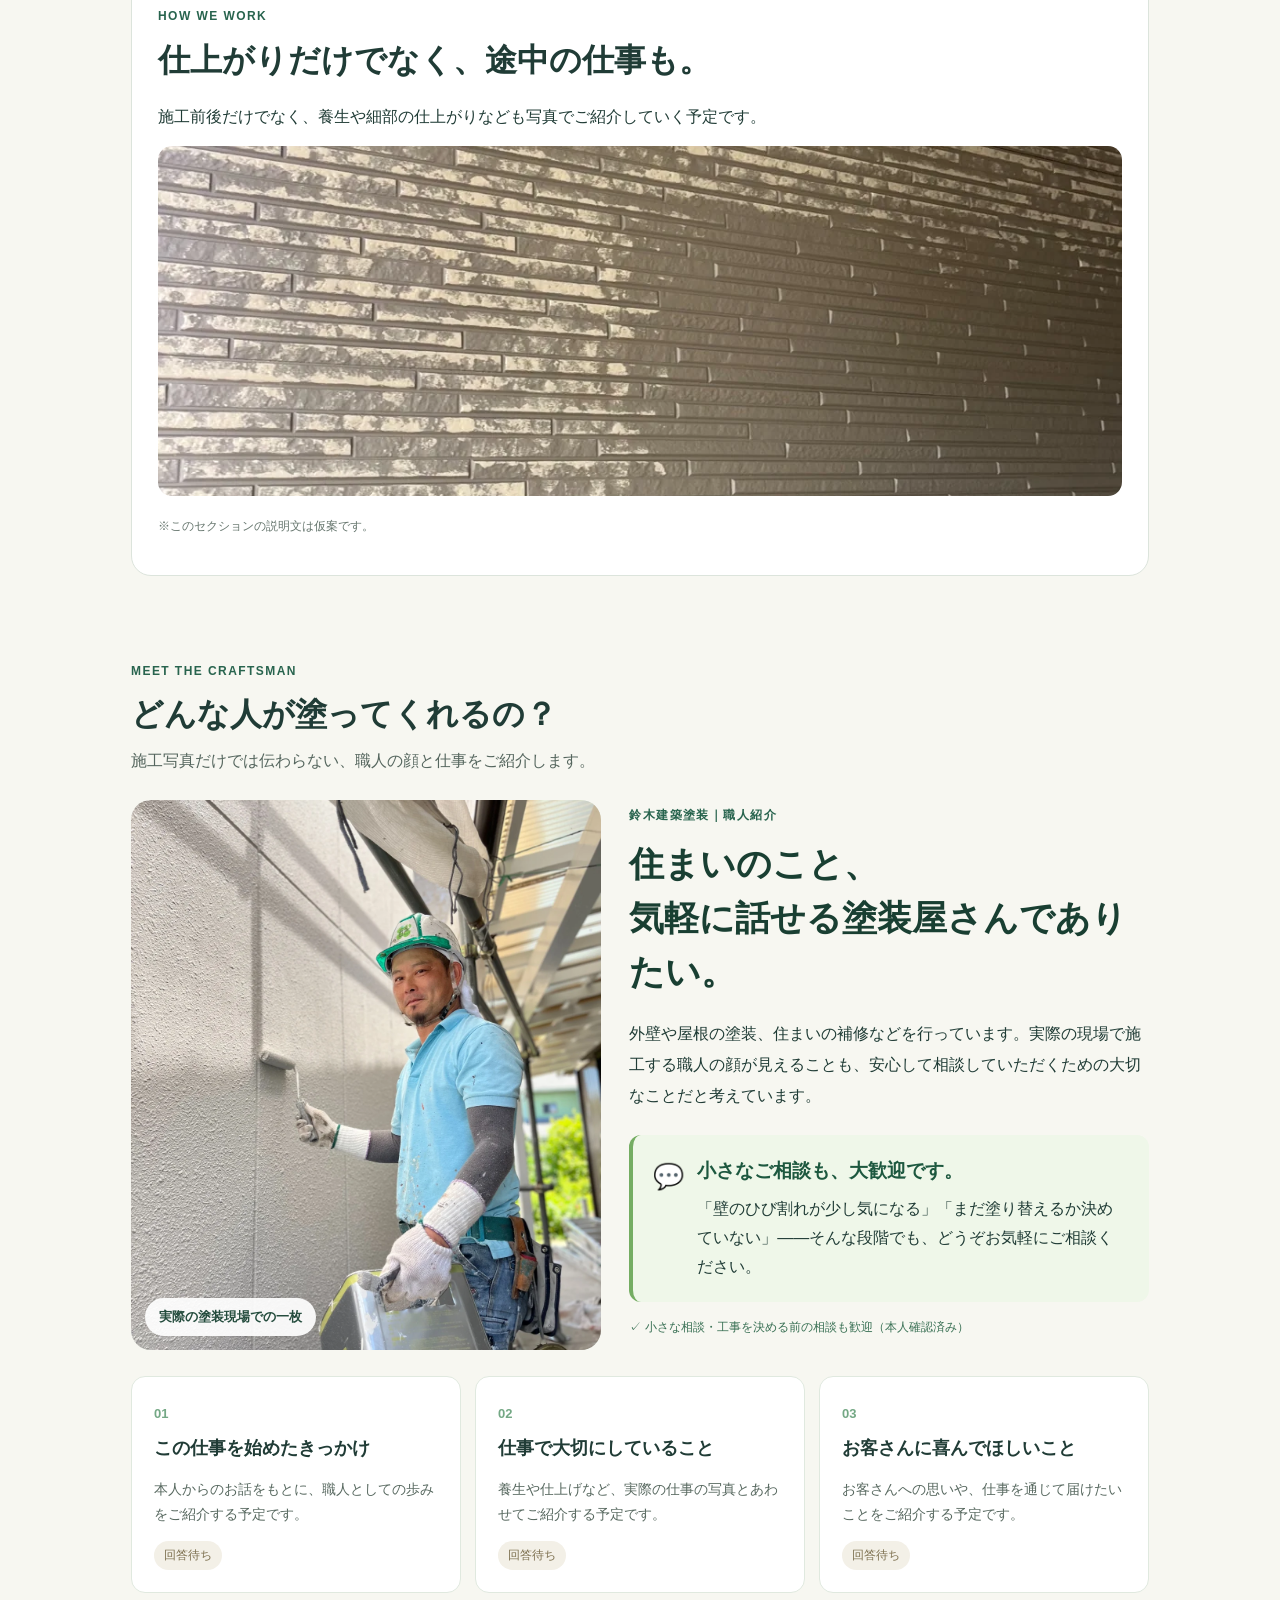
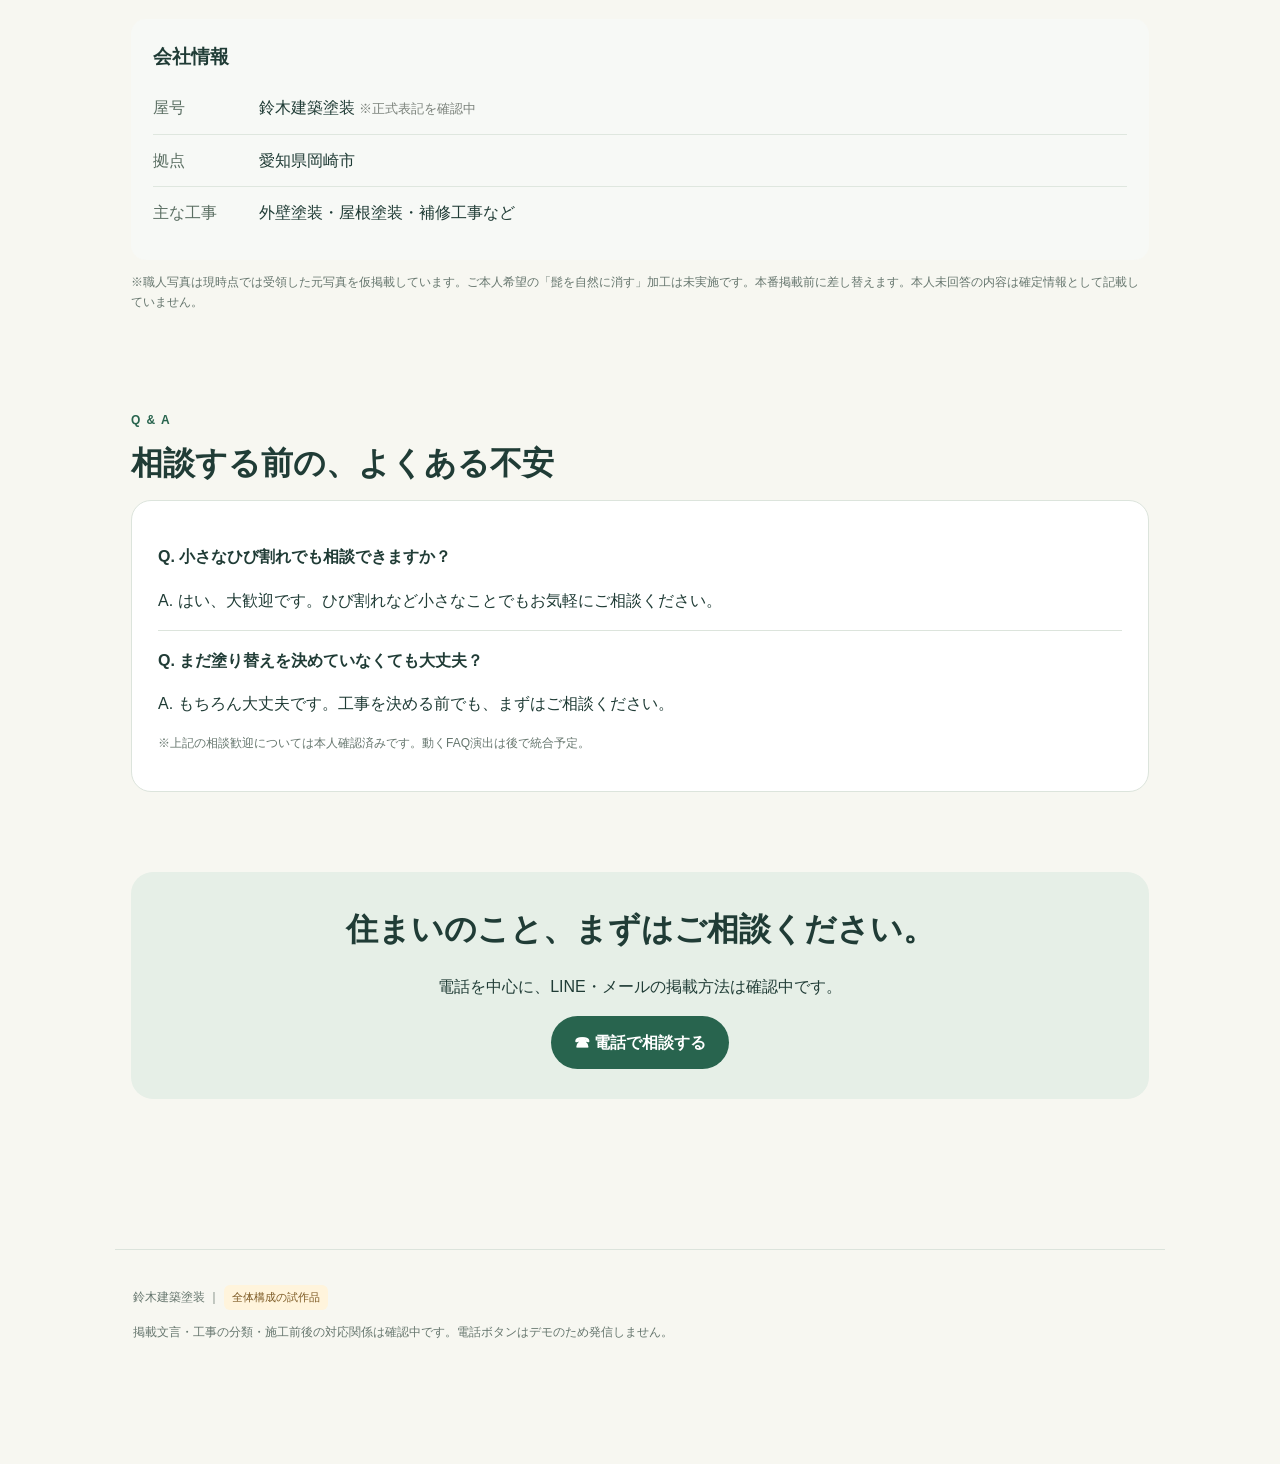
<file: site-preview/index.html>
<!doctype html><html lang="ja"><head><meta charset="utf-8"><meta name="viewport" content="width=device-width,initial-scale=1"><meta name="theme-color" content="#28644e"><title>トップ | 鈴木建築塗装 デモ</title><link rel="stylesheet" href="style.css"></head><body><header><div class="head"><a class="brand" href="index.html">鈴木建築塗装<small>住まいを守り、暮らしを彩る。</small></a><nav><a href="index.html">トップ</a><a href="works.html">施工事例</a><a href="index.html#about">私たちについて</a></nav></div></header><main><section class="hero"><div><span class="eyebrow">地域の住まいを、丁寧に。</span><h1>住まいの「ちょっと気になる」を、相談できる塗装屋さん。</h1><p class="lead">外壁・屋根の塗り替えや、身近な補修まで。まずは施工の様子をご覧ください。</p><a class="btn" href="works.html">施工事例を見てみる →</a></div><img src="assets/wall-wide.webp" alt="住宅外壁の施工写真"></section><section class="section"><span class="eyebrow">FOR YOUR HOME</span><h2>こんなお悩み、ありませんか？</h2><div class="steps"><div class="step">🏠 <b>壁のひび割れが気になる</b><p>小さなことでも、相談してよいのかな？</p></div><div class="step">🎨 <b>塗り替え時期がわからない</b><p>今すぐ工事するべきか迷っている。</p></div><div class="step">💬 <b>まずは話だけ聞きたい</b><p>まだ依頼を決めていないけれど…。</p></div></div></section><section class="section" id="featured"><div class="sectionhead"><div><span class="eyebrow">SELECTED WORKS</span><h2>まずは、こんな施工をしています</h2><p>代表的な施工写真をピックアップ</p></div><a class="btn light" href="works.html">すべての事例を見る →</a></div><div class="grid"><a class="card" href="work.html?id=roof"><img src="assets/roof-after.webp" alt="屋根の塗り替え" loading="lazy"><div class="cardbody"><span class="tag">屋根</span><h3>屋根の塗り替え</h3><p>屋根の色や表面の変化を、写真でご紹介します。</p><p style="margin-top:8px;color:#28644e;font-weight:700">写真を見る →</p></div></a><a class="card" href="work.html?id=wall"><img src="assets/wall-main.webp" alt="外壁塗装・仕上がり" loading="lazy"><div class="cardbody"><span class="tag">外壁</span><h3>外壁塗装・仕上がり</h3><p>外壁の仕上がりと、細かな部分の施工写真をご紹介します。</p><p style="margin-top:8px;color:#28644e;font-weight:700">写真を見る →</p></div></a><a class="card" href="work.html?id=ceiling"><img src="assets/ceiling-after.webp" alt="天井の補修・塗装" loading="lazy"><div class="cardbody"><span class="tag">補修</span><h3>天井の補修・塗装</h3><p>室内の天井の状態を写真で比較できる事例です。</p><p style="margin-top:8px;color:#28644e;font-weight:700">写真を見る →</p></div></a></div></section><section class="section"><div class="panel"><span class="eyebrow">HOW WE WORK</span><h2>仕上がりだけでなく、途中の仕事も。</h2><p>施工前後だけでなく、養生や細部の仕上がりなども写真でご紹介していく予定です。</p><img src="assets/wall-detail.webp" alt="外壁施工の細部" style="width:100%;max-height:350px;object-fit:cover;border-radius:14px"><p class="note">※このセクションの説明文は仮案です。</p></div></section><section class="section craftsman-section" id="about">
  <span class="eyebrow">MEET THE CRAFTSMAN</span>
  <h2>どんな人が塗ってくれるの？</h2>
  <p class="about-intro">施工写真だけでは伝わらない、職人の顔と仕事をご紹介します。</p>
  <div class="craftsman-layout">
    <div class="craftsman-photo">
      <img src="assets/craftsman-original.webp" alt="実際の現場で外壁をローラー塗装する職人" loading="lazy">
      <div class="photo-caption">実際の塗装現場での一枚</div>
    </div>
    <div class="craftsman-copy">
      <span class="eyebrow">鈴木建築塗装｜職人紹介</span>
      <h3>住まいのこと、<br>気軽に話せる塗装屋さんでありたい。</h3>
      <p>外壁や屋根の塗装、住まいの補修などを行っています。実際の現場で施工する職人の顔が見えることも、安心して相談していただくための大切なことだと考えています。</p>
      <div class="welcome-box">
        <span class="welcome-icon" aria-hidden="true">💬</span>
        <div><strong>小さなご相談も、大歓迎です。</strong>
        <p>「壁のひび割れが少し気になる」「まだ塗り替えるか決めていない」――そんな段階でも、どうぞお気軽にご相談ください。</p></div>
      </div>
      <p class="confirmed">✓ 小さな相談・工事を決める前の相談も歓迎（本人確認済み）</p>
    </div>
  </div>
  <div class="craftsman-details">
    <div class="craftsman-detail"><span class="detail-no">01</span><h3>この仕事を始めたきっかけ</h3><p>本人からのお話をもとに、職人としての歩みをご紹介する予定です。</p><span class="pending">回答待ち</span></div>
    <div class="craftsman-detail"><span class="detail-no">02</span><h3>仕事で大切にしていること</h3><p>養生や仕上げなど、実際の仕事の写真とあわせてご紹介する予定です。</p><span class="pending">回答待ち</span></div>
    <div class="craftsman-detail"><span class="detail-no">03</span><h3>お客さんに喜んでほしいこと</h3><p>お客さんへの思いや、仕事を通じて届けたいことをご紹介する予定です。</p><span class="pending">回答待ち</span></div>
  </div>
  <div class="company-facts"><h3>会社情報</h3><dl><div><dt>屋号</dt><dd>鈴木建築塗装 <small>※正式表記を確認中</small></dd></div><div><dt>拠点</dt><dd>愛知県岡崎市</dd></div><div><dt>主な工事</dt><dd>外壁塗装・屋根塗装・補修工事など</dd></div></dl></div>
  <p class="note">※職人写真は現時点では受領した元写真を仮掲載しています。ご本人希望の「髭を自然に消す」加工は未実施です。本番掲載前に差し替えます。本人未回答の内容は確定情報として記載していません。</p>
</section><section class="section"><span class="eyebrow">Q & A</span><h2>相談する前の、よくある不安</h2><div class="panel"><p><b>Q. 小さなひび割れでも相談できますか？</b></p><p>A. はい、大歓迎です。ひび割れなど小さなことでもお気軽にご相談ください。</p><hr style="border:0;border-top:1px solid #dce4dc"><p><b>Q. まだ塗り替えを決めていなくても大丈夫？</b></p><p>A. もちろん大丈夫です。工事を決める前でも、まずはご相談ください。</p><p class="note">※上記の相談歓迎については本人確認済みです。動くFAQ演出は後で統合予定。</p></div></section><section class="section"><div class="cta"><h2>住まいのこと、まずはご相談ください。</h2><p>電話を中心に、LINE・メールの掲載方法は確認中です。</p><button class="btn" onclick="alert('デモのため発信しません')">☎ 電話で相談する</button></div></section></main><footer>鈴木建築塗装 ｜ <span class="demo">全体構成の試作品</span><p>掲載文言・工事の分類・施工前後の対応関係は確認中です。電話ボタンはデモのため発信しません。</p></footer><div class="sticky-phone"><div><b>住まいの小さなご相談も</b><br><span>まだ工事を決めていなくても大丈夫</span></div><button class="btn" onclick="alert('デモのため電話は発信しません。')">☎ 電話で相談</button></div></body></html>
</file>
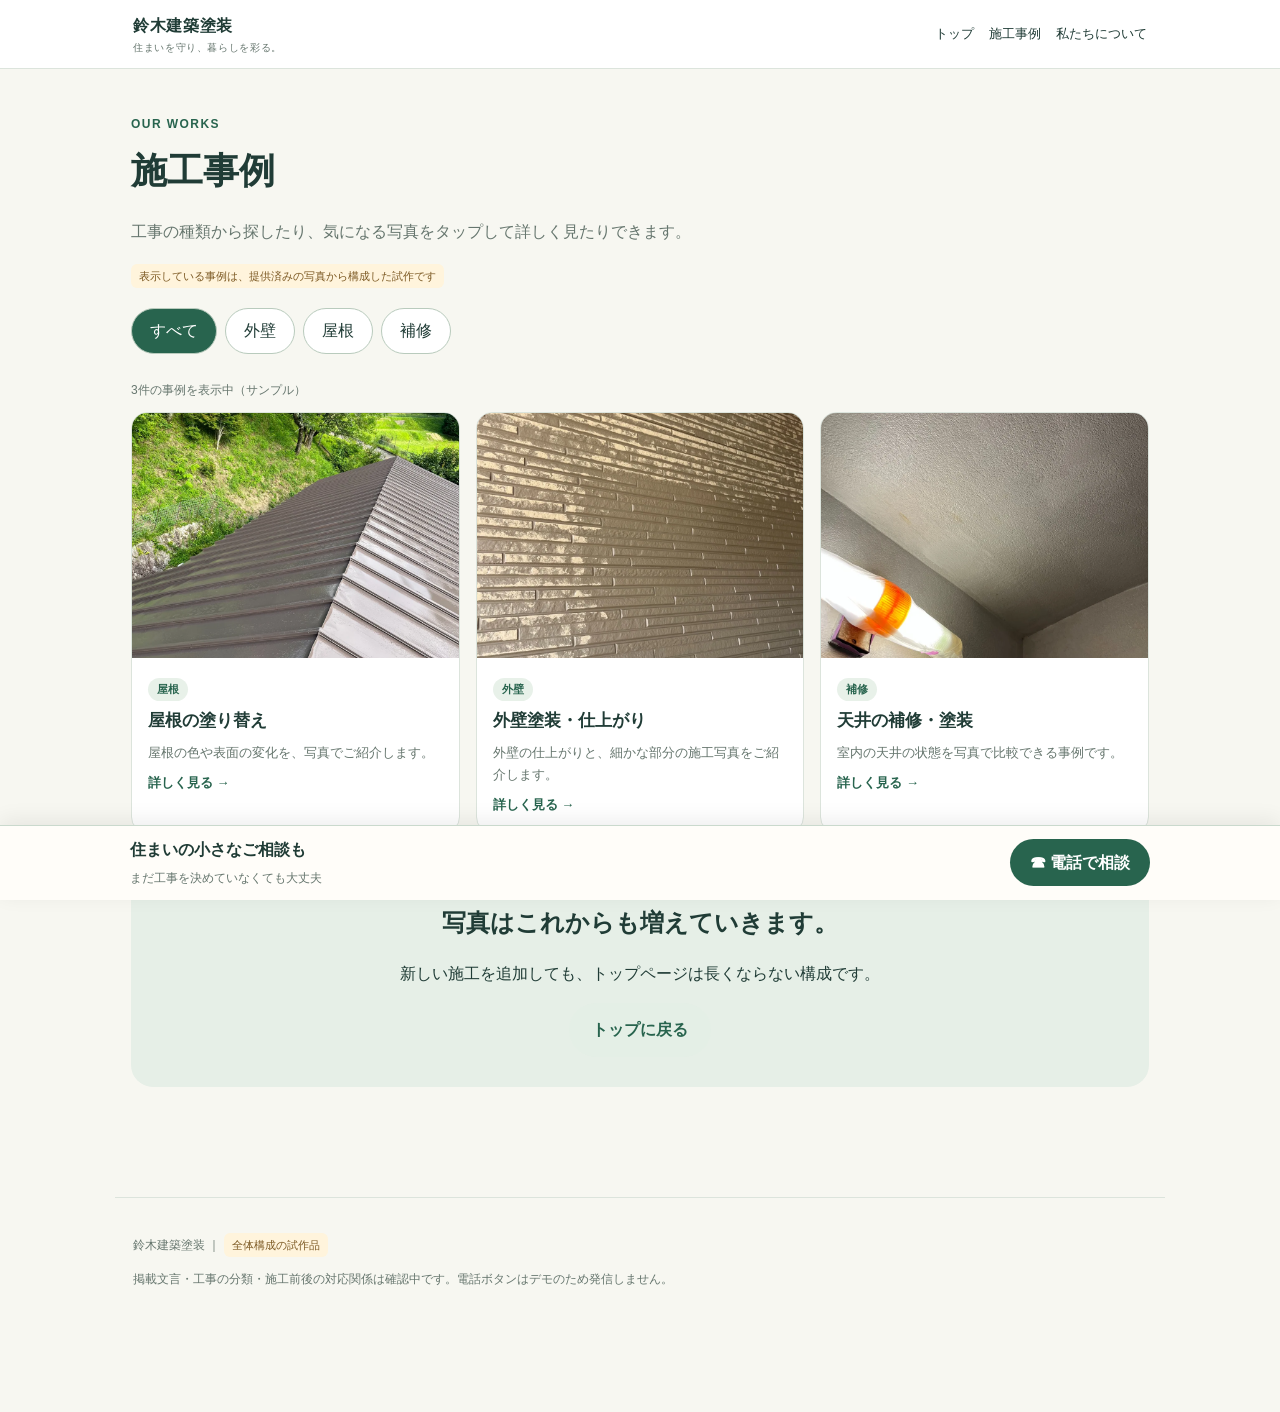
<file: site-preview/works.html>
<!doctype html><html lang="ja"><head><meta charset="utf-8"><meta name="viewport" content="width=device-width,initial-scale=1"><meta name="theme-color" content="#28644e"><title>施工事例一覧 | 鈴木建築塗装 デモ</title><link rel="stylesheet" href="style.css"></head><body><header><div class="head"><a class="brand" href="index.html">鈴木建築塗装<small>住まいを守り、暮らしを彩る。</small></a><nav><a href="index.html">トップ</a><a href="works.html">施工事例</a><a href="index.html#about">私たちについて</a></nav></div></header><main><section class="section"><span class="eyebrow">OUR WORKS</span><h1 style="font-size:36px;margin:4px 0">施工事例</h1><p class="lead">工事の種類から探したり、気になる写真をタップして詳しく見たりできます。</p><span class="demo">表示している事例は、提供済みの写真から構成した試作です</span><div class="filters" id="filters"><button class="filter" aria-pressed="true" data-filter="すべて">すべて</button><button class="filter" aria-pressed="false" data-filter="外壁">外壁</button><button class="filter" aria-pressed="false" data-filter="屋根">屋根</button><button class="filter" aria-pressed="false" data-filter="補修">補修</button></div><p class="note" id="count"></p><div class="grid" id="cards"></div></section><section class="cta"><h2>写真はこれからも増えていきます。</h2><p>新しい施工を追加しても、トップページは長くならない構成です。</p><a class="btn light" href="index.html">トップに戻る</a></section></main><footer>鈴木建築塗装 ｜ <span class="demo">全体構成の試作品</span><p>掲載文言・工事の分類・施工前後の対応関係は確認中です。電話ボタンはデモのため発信しません。</p></footer><div class="sticky-phone"><div><b>住まいの小さなご相談も</b><br><span>まだ工事を決めていなくても大丈夫</span></div><button class="btn" onclick="alert('デモのため電話は発信しません。')">☎ 電話で相談</button></div><script src="site.js"></script></body></html>
</file>
<file: site-preview/style.css>
:root{--ink:#203c36;--green:#28644e;--cream:#f7f7f1;--line:#dce4dc;--muted:#66766e}*{box-sizing:border-box}html{scroll-behavior:smooth}body{margin:0;color:var(--ink);background:var(--cream);font-family:-apple-system,BlinkMacSystemFont,'Noto Sans JP','Hiragino Kaku Gothic ProN',sans-serif;line-height:1.7}a{color:inherit;text-decoration:none}button{font:inherit;cursor:pointer}header{background:#fff;position:sticky;top:0;z-index:10;border-bottom:1px solid var(--line)}.head{max-width:1050px;margin:auto;display:flex;align-items:center;justify-content:space-between;padding:12px 18px;gap:12px}.brand{font-size:16px;font-weight:800;letter-spacing:.04em}.brand small{display:block;color:var(--muted);font-size:10px;font-weight:400}nav{display:flex;gap:15px;font-size:13px}nav a:hover{color:var(--green)}main{max-width:1050px;margin:auto;padding:0 16px 110px}.hero{padding:50px 12px 36px;display:grid;grid-template-columns:1fr 1fr;align-items:center;gap:28px}.eyebrow{font-size:12px;font-weight:700;color:var(--green);letter-spacing:.12em}.hero h1{font-size:clamp(29px,5vw,48px);line-height:1.45;letter-spacing:.02em}.lead{color:var(--muted)}.hero img{width:100%;height:360px;object-fit:cover;border-radius:20px}.btn{border:0;border-radius:999px;background:var(--green);color:#fff;padding:13px 23px;font-weight:700;display:inline-flex;justify-content:center;align-items:center;gap:8px}.btn.light{background:#e4efe6;color:var(--green)}.btn.ghost{background:#fff;color:var(--green);border:1px solid #b8d2c3}.section{padding:40px 0}.section h2{font-size:clamp(24px,4vw,32px);margin:4px 0 10px}.sectionhead{display:flex;justify-content:space-between;align-items:end;gap:15px;margin-bottom:18px}.sectionhead p{margin:0;color:var(--muted)}.grid{display:grid;grid-template-columns:repeat(3,1fr);gap:16px}.card{display:block;background:#fff;border:1px solid var(--line);border-radius:16px;overflow:hidden;transition:transform .2s}.card:hover{transform:translateY(-3px)}.card img{width:100%;aspect-ratio:4/3;object-fit:cover;display:block}.cardbody{padding:16px}.cardbody h3{margin:6px 0;font-size:17px}.cardbody p{font-size:13px;color:var(--muted);margin:0}.tag{display:inline-block;background:#e8f1e9;color:var(--green);border-radius:100px;padding:2px 9px;font-size:11px;font-weight:700}.panel{background:#fff;border:1px solid var(--line);border-radius:20px;padding:26px}.steps{display:grid;grid-template-columns:repeat(3,1fr);gap:15px}.step{background:#fff;border-radius:14px;padding:18px}.step b{color:var(--green)}.cta{background:#e6efe7;border-radius:22px;padding:30px;text-align:center}.cta h2{margin:0 0 8px}.sticky-phone{position:fixed;bottom:0;left:0;right:0;z-index:20;background:#fffdf9;border-top:1px solid #cad9cd;box-shadow:0 -5px 20px #00000012;padding:10px max(16px,calc((100vw - 1020px)/2));display:flex;gap:12px;align-items:center;justify-content:space-between}.sticky-phone span{font-size:12px;color:var(--muted)}.sticky-phone .btn{padding:10px 20px;white-space:nowrap}.filters{display:flex;gap:8px;flex-wrap:wrap;margin:20px 0 26px}.filter{background:#fff;border:1px solid #b9cbbd;border-radius:30px;padding:8px 18px;color:var(--ink)}.filter[aria-pressed=true]{background:var(--green);color:#fff}.back{display:inline-block;margin:24px 0 6px;color:var(--green);font-weight:700}.detailhead{padding:10px 0 25px}.detailhead h1{font-size:clamp(26px,5vw,38px);margin:10px 0}.detail-hero{width:100%;height:min(55vw,460px);object-fit:cover;border-radius:20px}.detail-cols{display:grid;grid-template-columns:1.5fr 1fr;gap:26px}.gallery{display:grid;grid-template-columns:1fr 1fr;gap:12px}.gallery img{width:100%;border-radius:12px;object-fit:cover}.gallery figure{margin:0}.gallery figcaption{font-size:12px;color:var(--muted)}.compare{position:relative;width:100%;aspect-ratio:4/3;overflow:hidden;border-radius:15px;touch-action:pan-y;background:#ddd}.compare img{width:100%;height:100%;object-fit:cover;position:absolute;inset:0}.compare .after{clip-path:inset(0 50% 0 0)}.compare .line{position:absolute;top:0;bottom:0;left:50%;width:3px;background:#fff;box-shadow:0 0 0 1px #0005;pointer-events:none}.compare .knob{position:absolute;top:50%;left:50%;transform:translate(-50%,-50%);background:#fff;border-radius:100%;padding:9px;box-shadow:0 2px 10px #0004;pointer-events:none}.compare input{position:absolute;inset:0;width:100%;height:100%;opacity:0;cursor:ew-resize}.note{font-size:12px;color:var(--muted)}footer{max-width:1050px;margin:0 auto;padding:35px 18px 110px;color:var(--muted);font-size:12px;border-top:1px solid var(--line)}.demo{display:inline-block;background:#fff4dc;color:#7c5923;border-radius:6px;padding:3px 8px;font-size:11px}.empty{padding:35px;text-align:center;color:var(--muted)}@media(max-width:700px){nav{gap:9px;font-size:11px}.brand{font-size:13px}.hero{display:flex;flex-direction:column-reverse;padding:24px 0 20px;gap:12px}.hero img{height:230px}.hero h1{font-size:30px;margin:8px 0}.grid{grid-template-columns:repeat(2,minmax(0,1fr));gap:10px}.cardbody{padding:12px}.cardbody h3{font-size:14px}.cardbody p{font-size:12px}.steps{grid-template-columns:1fr}.section{padding:28px 0}.sectionhead{align-items:start;flex-direction:column}.panel{padding:17px}.detail-cols{grid-template-columns:1fr}.sticky-phone span{font-size:11px}.sticky-phone .btn{font-size:13px}.detail-hero{height:250px}}
/* 職人紹介 */
.about-intro{color:#55665e;margin-top:-4px;margin-bottom:25px}
.craftsman-layout{display:grid;grid-template-columns:minmax(0,0.95fr) minmax(0,1.05fr);gap:28px;align-items:center}
.craftsman-photo{position:relative;overflow:hidden;border-radius:20px;background:#edf3ed}
.craftsman-photo img{display:block;width:100%;height:550px;object-fit:cover;object-position:center 35%}
.photo-caption{position:absolute;bottom:14px;left:14px;padding:8px 14px;border-radius:30px;background:#ffffffeb;color:#244c3d;font-size:13px;font-weight:700}
.craftsman-copy h3{font-size:clamp(24px,3vw,35px);line-height:1.55;margin:10px 0 18px;color:#193f32}
.craftsman-copy>p{line-height:1.95}
.welcome-box{display:flex;gap:13px;background:#eff7e9;border-left:4px solid #74ad62;border-radius:12px;padding:20px;margin-top:24px}
.welcome-icon{font-size:25px}.welcome-box strong{color:#1d583f;font-size:19px}.welcome-box p{margin:8px 0 0;line-height:1.8}
.confirmed{font-size:12px;color:#397054;margin-top:14px}
.craftsman-details{display:grid;grid-template-columns:repeat(3,minmax(0,1fr));gap:14px;margin-top:25px}
.craftsman-detail{position:relative;border:1px solid #e0e9df;border-radius:14px;padding:22px;background:#fff}
.detail-no{font-size:13px;font-weight:800;color:#74a885}.craftsman-detail h3{font-size:18px;line-height:1.55;margin:9px 0}
.craftsman-detail p{font-size:14px;color:#586960;line-height:1.75}.pending{display:inline-block;background:#f3f0e7;color:#7d704f;border-radius:50px;padding:4px 10px;font-size:12px}
.company-facts{margin-top:26px;padding:22px;border-radius:15px;background:#f7f9f6}
.company-facts h3{margin:0 0 10px}.company-facts dl{margin:0}.company-facts dl div{display:flex;gap:16px;padding:12px 0;border-bottom:1px solid #dfe7df}
.company-facts dl div:last-child{border-bottom:0}.company-facts dt{flex:0 0 90px;color:#5a6e62}.company-facts dd{margin:0}.company-facts small{color:#7b827b}
@media(max-width:700px){.craftsman-layout{grid-template-columns:1fr;gap:20px}.craftsman-photo img{height:auto;max-height:540px;object-fit:contain}.craftsman-details{grid-template-columns:1fr;gap:10px}.craftsman-detail{padding:17px}.company-facts dl div{gap:8px}.company-facts dt{flex-basis:70px}.craftsman-copy h3{font-size:25px}}
</file>
